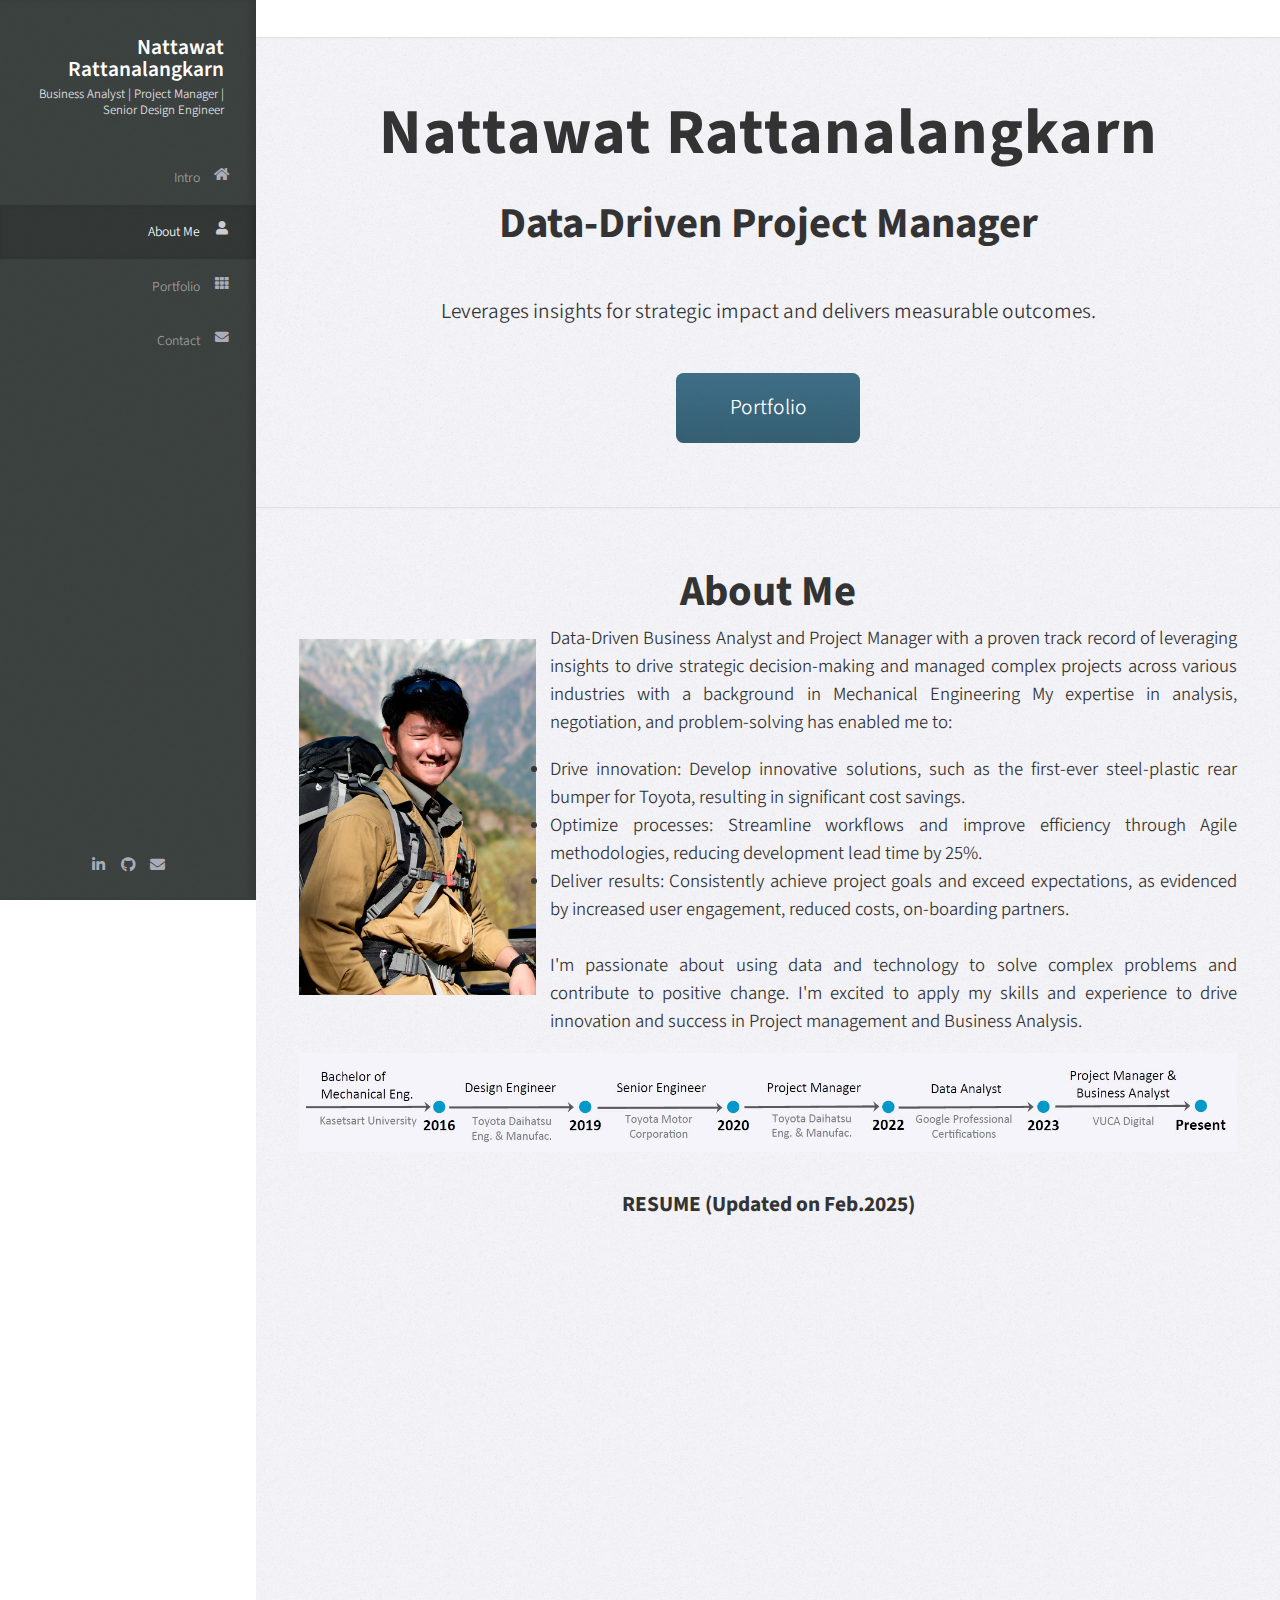
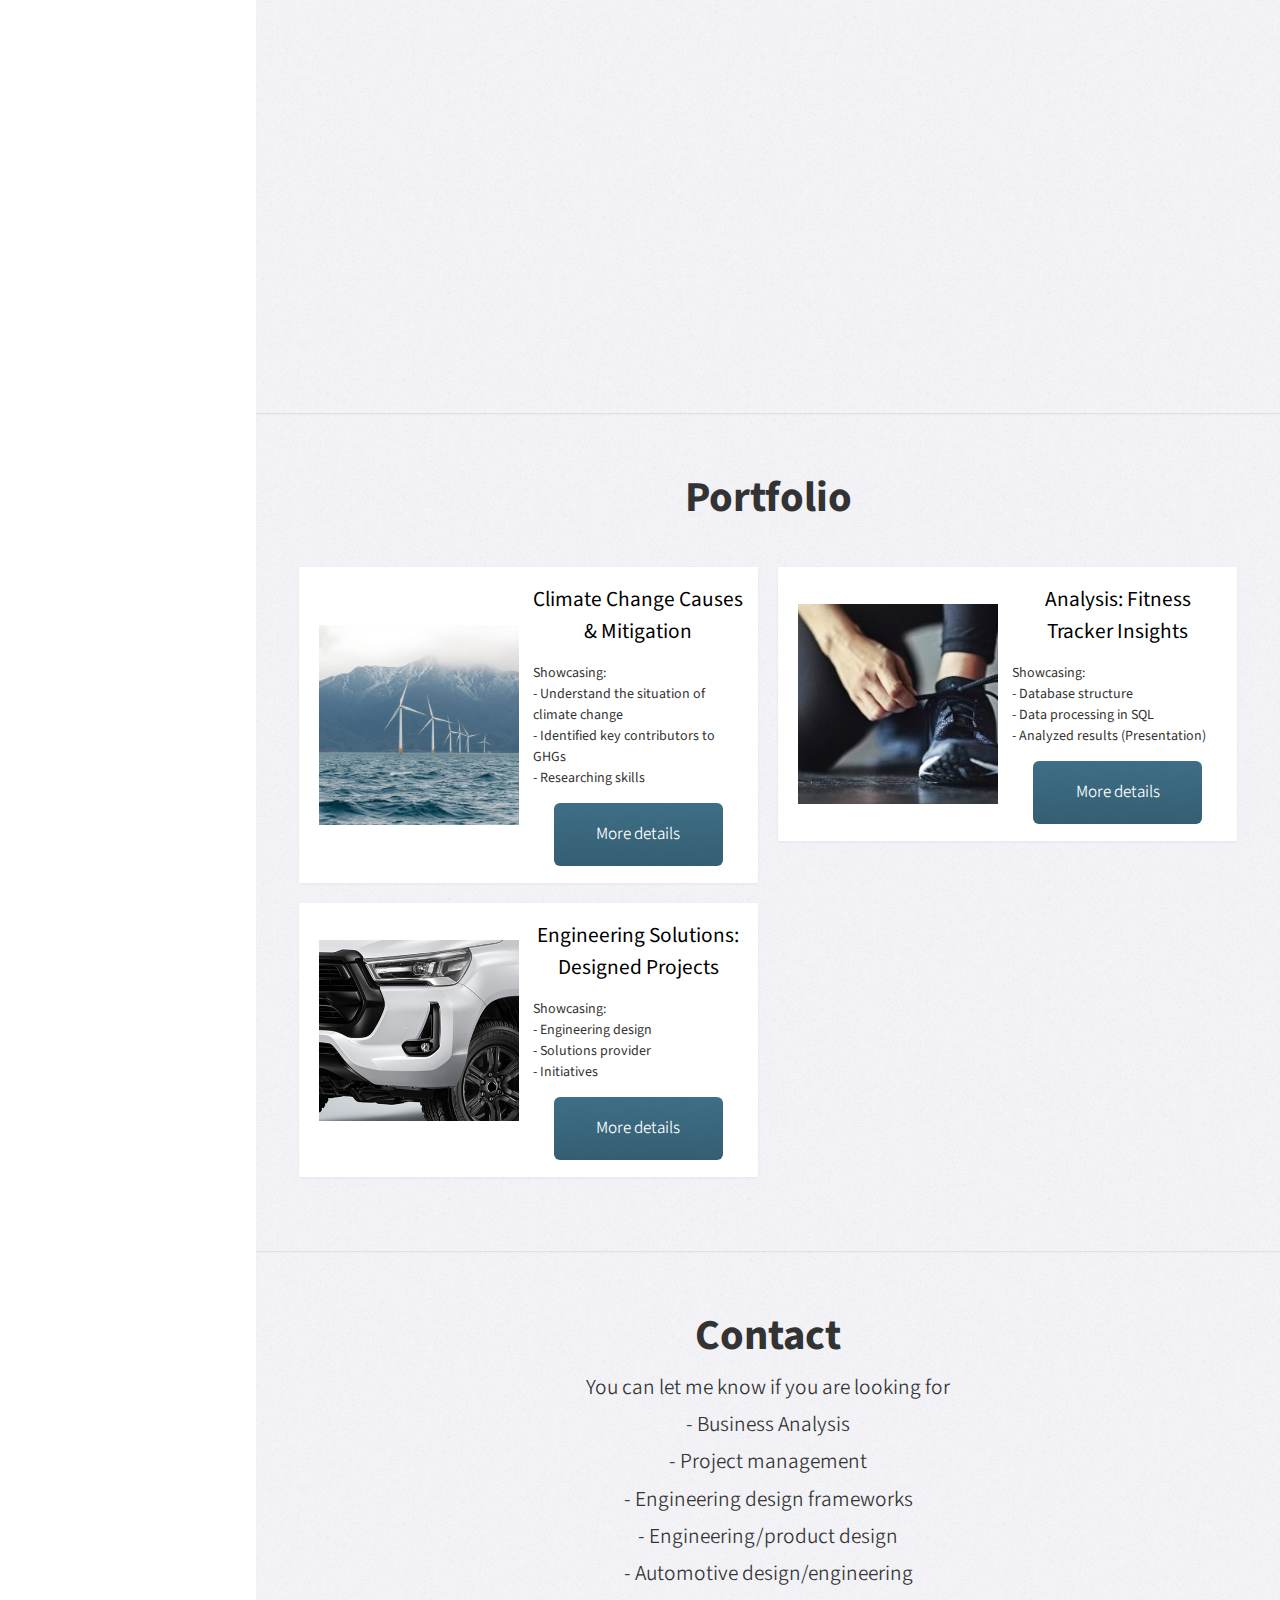
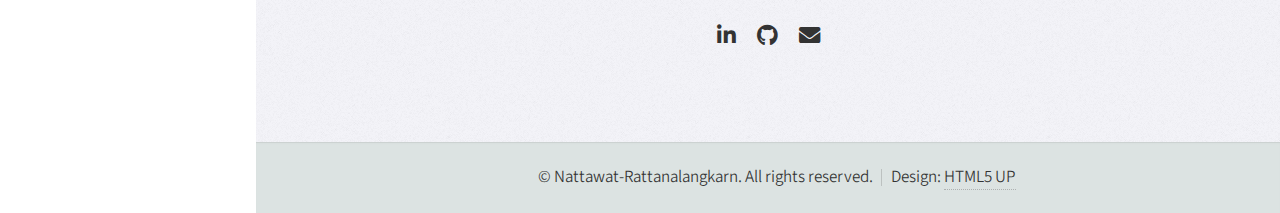
<file: index.html>
<!DOCTYPE HTML>
<!--
	Prologue by HTML5 UP
	html5up.net | @ajlkn
	Free for personal and commercial use under the CCA 3.0 license (html5up.net/license)
-->
<html>
	<head>
		<!-- Google tag (gtag.js) -->
		<script async src="https://www.googletagmanager.com/gtag/js?id=G-0JL0YQNNY1"></script>
		<script>  window.dataLayer = window.dataLayer || [];function gtag(){dataLayer.push(arguments);}
		gtag('js', new Date());gtag('config', 'G-0JL0YQNNY1');
		</script>
		
		<!-- Google Tag Manager -->
		<script>(function(w,d,s,l,i){w[l]=w[l]||[];w[l].push({'gtm.start':
	        new Date().getTime(),event:'gtm.js'});var f=d.getElementsByTagName(s)[0],
	        j=d.createElement(s),dl=l!='dataLayer'?'&l='+l:'';j.async=true;j.src=
	        'https://www.googletagmanager.com/gtm.js?id='+i+dl;f.parentNode.insertBefore(j,f);
		})(window,document,'script','dataLayer','GTM-WLJV9V27');</script>
		<!-- End Google Tag Manager -->
		
		<title>Nattawat-R.Portfolio</title>
		<meta charset="utf-8" />
		<meta name="viewport" content="width=device-width, initial-scale=1, user-scalable=no" />
		<link rel="stylesheet" href="assets/css/main.css" />
		

	</head>
	<body class="is-preload">
		<!-- Google Tag Manager (noscript) -->
		<noscript><iframe src="https://www.googletagmanager.com/ns.html?id=GTM-WLJV9V27"
	        height="0" width="0" style="display:none;visibility:hidden"></iframe></noscript>=
		<!-- End Google Tag Manager (noscript) -->
		
		<!-- Header -->
			<div id="header">

				<div class="top">

					<!-- Logo -->
						<div id="logo">							
							<h1 id="title">Nattawat Rattanalangkarn</h1>
							<p>Business Analyst | Project Manager | Senior Design Engineer</p>
						</div>

					<!-- Nav -->
						<nav id="nav">
							<ul>
								<li><a href="#top" id="top-link"><span class="icon solid fa-home">Intro</span></a></li>
								<li><a href="#about" id="about-link"><span class="icon solid fa-user">About Me</span></a></li>
								<li><a href="#portfolio" id="portfolio-link"><span class="icon solid fa-th">Portfolio</span></a></li>
								<li><a href="#contact" id="contact-link"><span class="icon solid fa-envelope">Contact</span></a></li>
							</ul>
						</nav>

				</div>

				<div class="bottom">

					<!-- Social Icons -->
						<ul class="icons">
							<li><a href="https://www.linkedin.com/in/nattawat-rattanalangkarn-bb087a253/" class="icon brands fa-linkedin-in"><span class="label">LinkedIn</span></a></li>
							<li><a href="https://github.com/Nattawat-R" class="icon brands fa-github"><span class="label">Github</span></a></li>
							<li><a href="mailto:n.rattanalangkarn@gmail.com" class="icon solid fa-envelope"><span class="label">Email</span></a></li>
						</ul>

				</div>

			</div>

		<!-- Main -->
			<div id="main">

				<!-- Intro -->
					<section id="top" class="one">
						<div class="container">

							<header>
								<h2 class="alt strong">Nattawat Rattanalangkarn</h2><br />
								<h3 class="alt strong">Data-Driven Project Manager</h3><br />  
								<p>Leverages insights for strategic impact and delivers measurable outcomes.</p>
									
									
							</header>

							<footer>
								<a href="#portfolio" class="button scrolly">Portfolio</a>
							</footer>

						</div>
					</section>

				<!-- About Me -->
					<section id="about" class="one">
						<div class="container">

							<header>
								<h3>About Me</h3>
							</header>					
							<div class="row">
						      <div class="horizontal-container">
					             <div class="image-container">					
							         <a href="#" class="image featured" style="width: 100%; margin-right: 20px;"><img src="images/Nat_R.jpg" alt="" /></a>
								 </div>
								 <div class="text-container-project" style="text-align: justify; font-size: 14pt;line-height: 1.5;">
							     <p>Data-Driven Business Analyst and Project Manager with a proven track record of leveraging insights to drive strategic decision-making and managed complex projects across various industries with a background in Mechanical Engineering
									My expertise in analysis, negotiation, and problem-solving has enabled me to:
									<li>Drive innovation: Develop innovative solutions, such as the first-ever steel-plastic rear bumper for Toyota, resulting in significant cost savings.</li>
									<li>Optimize processes: Streamline workflows and improve efficiency through Agile methodologies, reducing development lead time by 25%.</li>
									<li>Deliver results: Consistently achieve project goals and exceed expectations, as evidenced by increased user engagement, reduced costs, on-boarding partners.</li>
									<br> 
									I'm passionate about using data and technology to solve complex problems and contribute to positive change. I'm excited to apply my skills and experience to drive innovation and success in Project management and Business Analysis.
							        </p>
								 </div>
							  </div>
							</div>	
							<a href="#" class="image featured" style="width: 100%;"><img src="images/Timeline.JPG" alt="" /></a>
							<header>
								<h4>RESUME (Updated on Feb.2025)</h4>
							</header>					
							   <iframe style="width: 50%; height: 710px;" src="Resume_Nattawat-Rattanalangkarn_ESG-PM_Feb2025.pdf" frameborder="0"></iframe>
										
						</div>
					</section>

				<!-- Portfolio -->
				<section id="portfolio" class="one">
					<div class="container">
						<header>
							<h3>Portfolio</h3>
						</br>
						</header>

						   <div class="row">
							<div class="col-7 col-12-mobile">
							  <article class="item">
								<header class="horizontal-container">
								  <div class="image-container">
									<a href="Climate-change.html" class="image project" style="height: 200px;display: flex; align-items: flex-start; margin-left: 20px;"><img src="images/Wind-power.jpg" alt="" /></a>
								  </div>
								  <div class="text-container-project" style="margin-right: 14px">
									<p style="margin-top: 0;
									          margin-bottom: 15px; 
											  font-family: 'Source Sans Pro', sans-serif;
											  font-size: 16pt;
											  font-weight: 400;
											  line-height: 1.5;
											  color: #000;
											  text-align: center;"> 
									  Climate Change Causes & Mitigation
									</p> 
									<p style="font-size: 14px; line-height: 1.5;text-align: left; font-weight: 400;">
									  Showcasing:<br> 
									  - Understand the situation of climate change <br> 
									  - Identified key contributors to GHGs<br>  
									  - Researching skills									  
									  
									</p>
									<footer>
									  <a href="Climate-change.html" class="button scrolly" style="margin-bottom: 0;">More details</a>
									</footer>
								  </div>							
								</header>
							  </article>

							  <article class="item">
								<header class="horizontal-container">
								  <div class="image-container">
									<a href="Engineering.html" class="image project" style="height: 200px;display: flex; align-items: flex-start; margin-left: 20px;"><img src="images/FR-fog.jpg" alt="" /></a>
								  </div>
								  <div class="text-container-project" style="margin-right: 14px">
									<p style="margin-top: 0;
									          margin-bottom: 15px; 
											  font-family: 'Source Sans Pro', sans-serif;
											  font-size: 16pt;
											  font-weight: 400;
											  line-height: 1.5;
											  color: #000;
											  text-align: center;"> 
									  Engineering Solutions: Designed Projects
									</p> 
									<p style="font-size: 14px; line-height: 1.5;text-align: left; font-weight: 400;">
									  Showcasing:<br> 
									  - Engineering design <br> 
									  - Solutions provider<br>  
									  - Initiatives
									</p>
									<footer>
									  <a href="Engineering.html" class="button scrolly" style="margin-bottom: 0;">More details</a>
									</footer>
								  </div>							
								</header>
							  </article>
							</div>

						    <div class="col-7 col-12-mobile">
								<article class="item">
								  <header class="horizontal-container">
									<div class="image-container">
									  <a href="Fitness-Tracker.html" class="image project" style="height: 200px;display: flex; align-items: flex-start; margin-left: 20px;"><img src="images/Fitness-tracker-cover.jpg" alt="" /></a>
									</div>
									<div class="text-container-project" style="margin-right: 14px">
									  <p style="margin-top: 0;
												margin-bottom: 15px; 
												font-family: 'Source Sans Pro', sans-serif;
												font-size: 16pt;
												font-weight: 400;
												line-height: 1.5;
												color: #000;
												text-align: center;"> 
										Analysis: Fitness Tracker Insights
									  </p> 
									  <p style="font-size: 14px; line-height: 1.5;text-align: left; font-weight: 400;">
										<storng>Showcasing:<br> 
										- Database structure <br> 
										- Data processing in SQL<br>  
										- Analyzed results (Presentation) 
									    </storng>
									  </p>
									  <footer>
										<a href="Fitness-Tracker.html" class="button scrolly" style="margin-bottom: 0;">More details</a>
									  </footer>
									</div>							
								  </header>
								</article>
							</div>
						  </div>
						  
						
						<style>
							/* Reduce space between header and footer */
							article.item header {							
								margin-bottom: 10px; /* Adjust the value as needed */
							}
						  
							article.item footer {
							  margin-top: 10px; /* Adjust the value as needed */					
							}
						  </style>
					</div>
				</section>

				<!-- Contact -->
					<section id="contact" class="one">
						<div class="container">

							<header>
								<h3>Contact</h3>
							</header>


							<p>You can let me know if you are looking for
								<br />- Business Analysis
								<br />- Project management
								<br />- Engineering design frameworks
								<br />- Engineering/product design
								<br />- Automotive design/engineering</p>
							<ul class="icons">
								<li><a href="https://www.linkedin.com/in/nattawat-rattanalangkarn-bb087a253/" class="icon brands fa-linkedin-in"><span class="label">LinkedIn</span></a></li>
								<li><a href="https://github.com/Nattawat-R" class="icon brands fa-github"><span class="label">Github</span></a></li>
								<li><a href="mailto:n.rattanalangkarn@gmail.com" class="icon solid fa-envelope"><span class="label">Email</span></a></li>
							</ul>
							
								</div>
							</form>

						</div>
					</section>

			</div>

		<!-- Footer -->
			<div id="footer">

				<!-- Copyright -->
					<ul class="copyright">
						<li>&copy; Nattawat-Rattanalangkarn. All rights reserved.</li><li>Design: <a href="http://html5up.net">HTML5 UP</a></li>
					</ul>

			</div>

		<!-- Scripts -->
			<script src="assets/js/jquery.min.js"></script>
			<script src="assets/js/jquery.scrolly.min.js"></script>
			<script src="assets/js/jquery.scrollex.min.js"></script>
			<script src="assets/js/browser.min.js"></script>
			<script src="assets/js/breakpoints.min.js"></script>
			<script src="assets/js/util.js"></script>
			<script src="assets/js/main.js"></script>

	</body>
</html>
</file>
<file: assets/css/main.css>
@import url("fontawesome-all.min.css");
@import url("https://fonts.googleapis.com/css?family=Source+Sans+Pro:300,300italic,400,600");

/*
	Prologue by HTML5 UP
	html5up.net | @ajlkn
	Free for personal and commercial use under the CCA 3.0 license (html5up.net/license)
*/

html, body, div, span, applet, object,
iframe, h1, h2, h3, h4, h5, h6, p, blockquote,
pre, a, abbr, acronym, address, big, cite,
code, del, dfn, em, img, ins, kbd, q, s, samp,
small, strike, strong, sub, sup, tt, var, b,
u, i, center, dl, dt, dd, ol, ul, li, fieldset,
form, label, legend, table, caption, tbody,
tfoot, thead, tr, th, td, article, aside,
canvas, details, embed, figure, figcaption,
footer, header, hgroup, menu, nav, output, ruby,
section, summary, time, mark, audio, video {
	margin: 0;
	padding: 0;
	border: 0;
	font-size: 100%;
	font: inherit;
	vertical-align: baseline;}

article, aside, details, figcaption, figure,
footer, header, hgroup, menu, nav, section {
	display: block;}

body {
	line-height: 1;
}

ol, ul {
	list-style: none;
}

blockquote, q {
	quotes: none;
}

	blockquote:before, blockquote:after, q:before, q:after {
		content: '';
		content: none;
	}

table {
	border-collapse: collapse;
	border-spacing: 0;
}

body {
	-webkit-text-size-adjust: none;
}

mark {
	background-color: transparent;
	color: inherit;
}

input::-moz-focus-inner {
	border: 0;
	padding: 0;
}

input, select, textarea {
	-moz-appearance: none;
	-webkit-appearance: none;
	-ms-appearance: none;
	appearance: none;
}

/* Basic */

	html {
		box-sizing: border-box;
	}

	*, *:before, *:after {
		box-sizing: inherit;
	}

	body {
		background: #fff;
		font-family: 'Source Sans Pro', sans-serif;
		font-size: 19pt;
		font-weight: 350;
		line-height: 1.75em;
		color: #333333;
	}

		body.is-preload *, body.is-preload *:before, body.is-preload *:after {
			-moz-animation: none !important;
			-webkit-animation: none !important;
			-ms-animation: none !important;
			animation: none !important;
			-moz-transition: none !important;
			-webkit-transition: none !important;
			-ms-transition: none !important;
			transition: none !important;
		}

	input, textarea, select {
		font-family: 'Source Sans Pro', sans-serif;
		font-size: 19pt;
		font-weight: 300;
		line-height: 1.75em;
		color: #333333;
	}

	hp {
		font-family: 'Source Sans Pro', sans-serif;
		font-size: 16pt;
		font-weight: 300;
		line-height: 0.8;
		color: #333333;
	}

	h1, h2, h3, h4, h5, h6 {
		font-weight: 700;
		color: #333333;
		line-height: 1em;
	}

	h1 a, h2 a, h3 a, h4 a, h5 a, h6 a {
		color: inherit;
		text-decoration: none;
	}

		h1 a strong, h2 a strong, h3 a strong, h4 a strong, h5 a strong, h6 a strong {
			color: #333;
		}

	h2 {
		font-size: 3em;
		letter-spacing: 1px;
	}

		h2.alt {
			color: #333333;
		}

			h2.alt strong {
				color: #000;
			}

	h3 {
		font-size: 2em;
	}

	header {
		margin: 0 0 0.5em 0;
	}

		header > p {
			margin: 0.5em 0 0 0;
		}

	footer {
		margin: 2em 0 0 0;
	}

	strong, b {
		font-weight: 300;
		color: #333333;
	}

	em, i {
		font-style: italic;
	}

	a {
		text-decoration: none;
		color: inherit;
		border-bottom: dotted 1px rgba(128, 128, 128, 0.5);
		-moz-transition: color 0.35s ease-in-out, border-bottom-color 0.35s ease-in-out;
		-webkit-transition: color 0.35s ease-in-out, border-bottom-color 0.35s ease-in-out;
		-ms-transition: color 0.35s ease-in-out, border-bottom-color 0.35s ease-in-out;
		transition: color 0.35s ease-in-out, border-bottom-color 0.35s ease-in-out;
		outline: 0;
	}

		a:hover {
			color: #E27689;
			border-bottom-color: rgba(255, 255, 255, 0);
		}

	sub {
		position: relative;
		top: 0.5em;
		font-size: 0.8em;
	}

	sup {
		position: relative;
		top : -0.5em;
		font-size: 0.8em;
	}

	hr {
		border: 0;
		border-top: solid 1px #ddd;
	}

	blockquote {
		border-left: solid 0.5em #ddd;
		padding: 1em 0 1em 2em;
		font-style: italic;
	}

	p, ul, ol, dl, table {
		margin-bottom: 1em;
	}

	br.clear {
		clear: both;
	}

/* Container */

	.container {
		margin: 0 auto;
		max-width: 100%;
		width: 1600px;
	}

		@media screen and (min-width: 961px) and (max-width: 1880px) {

			.container {
				width: 1200px;
			}

		}

		@media screen and (min-width: 961px) and (max-width: 1620px) {

			.container {
				width: 960px;
			}

		}

		@media screen and (min-width: 961px) and (max-width: 1320px) {

			.container {
				width: 100%;
			}

		}

		@media screen and (max-width: 960px) {

			.container {
				width: 100%;
			}

		}

		@media screen and (max-width: 736px) {

			.container {
				width: 100%;
			}

		}
		

		.horizontal-container {
			display: flex;
			align-items: center;
		}
		
		.text-container {
			margin-left: 10px; /* Adjust as needed */
	
		} 

		.text-container-project {
			margin-left: 14px; /* Adjust as needed */
			display: inline-block;
		}

		

/* Row */

	.row {
		display: flex;
		flex-wrap: wrap;
		box-sizing: border-box;
		align-items: stretch;
	}

		.row > * {
			box-sizing: border-box;
		}

		.row.gtr-uniform > * > :last-child {
			margin-bottom: 0;
		}

		.row.aln-left {
			justify-content: flex-start;
		}

		.row.aln-center {
			justify-content: center;
		}

		.row.aln-right {
			justify-content: flex-end;
		}

		.row.aln-top {
			align-items: flex-start;
		}

		.row.aln-middle {
			align-items: center;
		}

		.row.aln-bottom {
			align-items: flex-end;
		}

		.row > .imp {
			order: -1;
		}

		.row > .col-1 {
			width: 8.33333%;
		}

		.row > .off-1 {
			margin-left: 8.33333%;
		}

		.row > .col-2 {
			width: 16.66667%;
		}

		.row > .off-2 {
			margin-left: 16.66667%;
		}

		.row > .col-3 {
			width: 25%;
		}

		.row > .off-3 {
			margin-left: 25%;
		}

		.row > .col-4 {
			width: 33.33333%;
		}

		.row > .off-4 {
			margin-left: 33.33333%;
		}

		.row > .col-5 {
			width: 41.66667%;
		}

		.row > .off-5 {
			margin-left: 41.66667%;
		}

		.row > .col-6 {
			width: 50%;
		}

		.row > .off-6 {
			margin-left: 50%;
		}

		.row > .col-7 {
			width: 50%;
		}

		.row > .off-7 {
			margin-left: 50%;
		}

		.row > .col-8 {
			width: 66.66667%;
		}

		.row > .off-8 {
			margin-left: 66.66667%;
		}

		.row > .col-9 {
			width: 75%;
		}

		.row > .off-9 {
			margin-left: 75%;
		}

		.row > .col-10 {
			width: 83.33333%;
		}

		.row > .off-10 {
			margin-left: 83.33333%;
		}

		.row > .col-11 {
			width: 91.66667%;
		}

		.row > .off-11 {
			margin-left: 91.66667%;
		}

		.row > .col-12 {
			width: 100%;
		}

		.row > .off-12 {
			margin-left: 100%;
		}

		.row.gtr-0 {
			margin-top: 0px;
			margin-left: 0px;
		}

			.row.gtr-0 > * {
				padding: 0px 0 0 0px;
			}

			.row.gtr-0.gtr-uniform {
				margin-top: 0px;
			}

				.row.gtr-0.gtr-uniform > * {
					padding-top: 0px;
				}

		.row.gtr-25 {
			margin-top: -10px;
			margin-left: -10px;
		}

			.row.gtr-25 > * {
				padding: 10px 0 0 10px;
			}

			.row.gtr-25.gtr-uniform {
				margin-top: -10px;
			}

				.row.gtr-25.gtr-uniform > * {
					padding-top: 10px;
				}

		.row.gtr-50 {
			margin-top: -20px;
			margin-left: -20px;
		}

			.row.gtr-50 > * {
				padding: 20px 0 0 20px;
			}

			.row.gtr-50.gtr-uniform {
				margin-top: -20px;
			}

				.row.gtr-50.gtr-uniform > * {
					padding-top: 20px;
				}

		.row {
			margin-top: -40px;
			margin-left: -40px;
		}

			.row > * {
				padding: 40px 0 0 40px;
			}

			.row.gtr-uniform {
				margin-top: -40px;
			}

				.row.gtr-uniform > * {
					padding-top: 40px;
				}

		.row.gtr-150 {
			margin-top: -60px;
			margin-left: -60px;
		}

			.row.gtr-150 > * {
				padding: 60px 0 0 60px;
			}

			.row.gtr-150.gtr-uniform {
				margin-top: -60px;
			}

				.row.gtr-150.gtr-uniform > * {
					padding-top: 60px;
				}

		.row.gtr-200 {
			margin-top: -80px;
			margin-left: -80px;
		}

			.row.gtr-200 > * {
				padding: 80px 0 0 80px;
			}

			.row.gtr-200.gtr-uniform {
				margin-top: -80px;
			}

				.row.gtr-200.gtr-uniform > * {
					padding-top: 80px;
				}

		@media screen and (min-width: 961px) and (max-width: 1880px) {

			.row {
				display: flex;
				flex-wrap: wrap;
				box-sizing: border-box;
				align-items: stretch;
			}

				.row > * {
					box-sizing: border-box;
				}

				.row.gtr-uniform > * > :last-child {
					margin-bottom: 0;
				}

				.row.aln-left {
					justify-content: flex-start;
				}

				.row.aln-center {
					justify-content: center;
				}

				.row.aln-right {
					justify-content: flex-end;
				}

				.row.aln-top {
					align-items: flex-start;
				}

				.row.aln-middle {
					align-items: center;
				}

				.row.aln-bottom {
					align-items: flex-end;
				}

				.row > .imp-wide {
					order: -1;
				}

				.row > .col-1-wide {
					width: 8.33333%;
				}

				.row > .off-1-wide {
					margin-left: 8.33333%;
				}

				.row > .col-2-wide {
					width: 16.66667%;
				}

				.row > .off-2-wide {
					margin-left: 16.66667%;
				}

				.row > .col-3-wide {
					width: 25%;
				}

				.row > .off-3-wide {
					margin-left: 25%;
				}

				.row > .col-4-wide {
					width: 33.33333%;
				}

				.row > .off-4-wide {
					margin-left: 33.33333%;
				}

				.row > .col-5-wide {
					width: 41.66667%;
				}

				.row > .off-5-wide {
					margin-left: 41.66667%;
				}

				.row > .col-6-wide {
					width: 50%;
				}

				.row > .off-6-wide {
					margin-left: 50%;
				}

				.row > .col-7-wide {
					width: 50%;
				}

				.row > .off-7-wide {
					margin-left: 50%;
				}

				.row > .col-8-wide {
					width: 66.66667%;
				}

				.row > .off-8-wide {
					margin-left: 66.66667%;
				}

				.row > .col-9-wide {
					width: 75%;
				}

				.row > .off-9-wide {
					margin-left: 75%;
				}

				.row > .col-10-wide {
					width: 83.33333%;
				}

				.row > .off-10-wide {
					margin-left: 83.33333%;
				}

				.row > .col-11-wide {
					width: 91.66667%;
				}

				.row > .off-11-wide {
					margin-left: 91.66667%;
				}

				.row > .col-12-wide {
					width: 100%;
				}

				.row > .off-12-wide {
					margin-left: 100%;
				}

				.row.gtr-0 {
					margin-top: 0px;
					margin-left: 0px;
				}

					.row.gtr-0 > * {
						padding: 0px 0 0 0px;
					}

					.row.gtr-0.gtr-uniform {
						margin-top: 0px;
					}

						.row.gtr-0.gtr-uniform > * {
							padding-top: 0px;
						}

				.row.gtr-25 {
					margin-top: -10px;
					margin-left: -10px;
				}

					.row.gtr-25 > * {
						padding: 10px 0 0 10px;
					}

					.row.gtr-25.gtr-uniform {
						margin-top: -10px;
					}

						.row.gtr-25.gtr-uniform > * {
							padding-top: 10px;
						}

				.row.gtr-50 {
					margin-top: -20px;
					margin-left: -20px;
				}

					.row.gtr-50 > * {
						padding: 20px 0 0 20px;
					}

					.row.gtr-50.gtr-uniform {
						margin-top: -20px;
					}

						.row.gtr-50.gtr-uniform > * {
							padding-top: 20px;
						}

				.row {
					margin-top: -40px;
					margin-left: -40px;
				}

					.row > * {
						padding: 40px 0 0 40px;
					}

					.row.gtr-uniform {
						margin-top: -40px;
					}

						.row.gtr-uniform > * {
							padding-top: 40px;
						}

				.row.gtr-150 {
					margin-top: -60px;
					margin-left: -60px;
				}

					.row.gtr-150 > * {
						padding: 60px 0 0 60px;
					}

					.row.gtr-150.gtr-uniform {
						margin-top: -60px;
					}

						.row.gtr-150.gtr-uniform > * {
							padding-top: 60px;
						}

				.row.gtr-200 {
					margin-top: -80px;
					margin-left: -80px;
				}

					.row.gtr-200 > * {
						padding: 80px 0 0 80px;
					}

					.row.gtr-200.gtr-uniform {
						margin-top: -80px;
					}

						.row.gtr-200.gtr-uniform > * {
							padding-top: 80px;
						}

		}

		@media screen and (min-width: 961px) and (max-width: 1620px) {

			.row {
				display: flex;
				flex-wrap: wrap;
				box-sizing: border-box;
				align-items: stretch;
			}

				.row > * {
					box-sizing: border-box;
				}

				.row.gtr-uniform > * > :last-child {
					margin-bottom: 0;
				}

				.row.aln-left {
					justify-content: flex-start;
				}

				.row.aln-center {
					justify-content: center;
				}

				.row.aln-right {
					justify-content: flex-end;
				}

				.row.aln-top {
					align-items: flex-start;
				}

				.row.aln-middle {
					align-items: center;
				}

				.row.aln-bottom {
					align-items: flex-end;
				}

				.row > .imp-normal {
					order: -1;
				}

				.row > .col-1-normal {
					width: 8.33333%;
				}

				.row > .off-1-normal {
					margin-left: 8.33333%;
				}

				.row > .col-2-normal {
					width: 16.66667%;
				}

				.row > .off-2-normal {
					margin-left: 16.66667%;
				}

				.row > .col-3-normal {
					width: 25%;
				}

				.row > .off-3-normal {
					margin-left: 25%;
				}

				.row > .col-4-normal {
					width: 33.33333%;
				}

				.row > .off-4-normal {
					margin-left: 33.33333%;
				}

				.row > .col-5-normal {
					width: 41.66667%;
				}

				.row > .off-5-normal {
					margin-left: 41.66667%;
				}

				.row > .col-6-normal {
					width: 50%;
				}

				.row > .off-6-normal {
					margin-left: 50%;
				}

				.row > .col-7-normal {
					width: 50%;
				}

				.row > .off-7-normal {
					margin-left: 50%;
				}

				.row > .col-8-normal {
					width: 66.66667%;
				}

				.row > .off-8-normal {
					margin-left: 66.66667%;
				}

				.row > .col-9-normal {
					width: 75%;
				}

				.row > .off-9-normal {
					margin-left: 75%;
				}

				.row > .col-10-normal {
					width: 83.33333%;
				}

				.row > .off-10-normal {
					margin-left: 83.33333%;
				}

				.row > .col-11-normal {
					width: 91.66667%;
				}

				.row > .off-11-normal {
					margin-left: 91.66667%;
				}

				.row > .col-12-normal {
					width: 100%;
				}

				.row > .off-12-normal {
					margin-left: 100%;
				}

				.row.gtr-0 {
					margin-top: 0px;
					margin-left: 0px;
				}

					.row.gtr-0 > * {
						padding: 0px 0 0 0px;
					}

					.row.gtr-0.gtr-uniform {
						margin-top: 0px;
					}

						.row.gtr-0.gtr-uniform > * {
							padding-top: 0px;
						}

				.row.gtr-25 {
					margin-top: -10px;
					margin-left: -10px;
				}

					.row.gtr-25 > * {
						padding: 10px 0 0 10px;
					}

					.row.gtr-25.gtr-uniform {
						margin-top: -10px;
					}

						.row.gtr-25.gtr-uniform > * {
							padding-top: 10px;
						}

				.row.gtr-50 {
					margin-top: -20px;
					margin-left: -20px;
				}

					.row.gtr-50 > * {
						padding: 20px 0 0 20px;
					}

					.row.gtr-50.gtr-uniform {
						margin-top: -20px;
					}

						.row.gtr-50.gtr-uniform > * {
							padding-top: 20px;
						}

				.row {
					margin-top: -40px;
					margin-left: -40px;
				}

					.row > * {
						padding: 40px 0 0 40px;
					}

					.row.gtr-uniform {
						margin-top: -40px;
					}

						.row.gtr-uniform > * {
							padding-top: 40px;
						}

				.row.gtr-150 {
					margin-top: -60px;
					margin-left: -60px;
				}

					.row.gtr-150 > * {
						padding: 60px 0 0 60px;
					}

					.row.gtr-150.gtr-uniform {
						margin-top: -60px;
					}

						.row.gtr-150.gtr-uniform > * {
							padding-top: 60px;
						}

				.row.gtr-200 {
					margin-top: -80px;
					margin-left: -80px;
				}

					.row.gtr-200 > * {
						padding: 80px 0 0 80px;
					}

					.row.gtr-200.gtr-uniform {
						margin-top: -80px;
					}

						.row.gtr-200.gtr-uniform > * {
							padding-top: 80px;
						}

		}

		@media screen and (min-width: 961px) and (max-width: 1320px) {

			.row {
				display: flex;
				flex-wrap: wrap;
				box-sizing: border-box;
				align-items: stretch;
			}

				.row > * {
					box-sizing: border-box;
				}

				.row.gtr-uniform > * > :last-child {
					margin-bottom: 0;
				}

				.row.aln-left {
					justify-content: flex-start;
				}

				.row.aln-center {
					justify-content: center;
				}

				.row.aln-right {
					justify-content: flex-end;
				}

				.row.aln-top {
					align-items: flex-start;
				}

				.row.aln-middle {
					align-items: center;
				}

				.row.aln-bottom {
					align-items: flex-end;
				}

				.row > .imp-narrow {
					order: -1;
				}

				.row > .col-1-narrow {
					width: 8.33333%;
				}

				.row > .off-1-narrow {
					margin-left: 8.33333%;
				}

				.row > .col-2-narrow {
					width: 16.66667%;
				}

				.row > .off-2-narrow {
					margin-left: 16.66667%;
				}

				.row > .col-3-narrow {
					width: 25%;
				}

				.row > .off-3-narrow {
					margin-left: 25%;
				}

				.row > .col-4-narrow {
					width: 33.33333%;
				}

				.row > .off-4-narrow {
					margin-left: 33.33333%;
				}

				.row > .col-5-narrow {
					width: 41.66667%;
				}

				.row > .off-5-narrow {
					margin-left: 41.66667%;
				}

				.row > .col-6-narrow {
					width: 50%;
				}

				.row > .off-6-narrow {
					margin-left: 50%;
				}

				.row > .col-7-narrow {
					width: 50%;
				}

				.row > .off-7-narrow {
					margin-left: 50%;
				}

				.row > .col-8-narrow {
					width: 66.66667%;
				}

				.row > .off-8-narrow {
					margin-left: 66.66667%;
				}

				.row > .col-9-narrow {
					width: 75%;
				}

				.row > .off-9-narrow {
					margin-left: 75%;
				}

				.row > .col-10-narrow {
					width: 83.33333%;
				}

				.row > .off-10-narrow {
					margin-left: 83.33333%;
				}

				.row > .col-11-narrow {
					width: 91.66667%;
				}

				.row > .off-11-narrow {
					margin-left: 91.66667%;
				}

				.row > .col-12-narrow {
					width: 100%;
				}

				.row > .off-12-narrow {
					margin-left: 100%;
				}

				.row.gtr-0 {
					margin-top: 0px;
					margin-left: 0px;
				}

					.row.gtr-0 > * {
						padding: 0px 0 0 0px;
					}

					.row.gtr-0.gtr-uniform {
						margin-top: 0px;
					}

						.row.gtr-0.gtr-uniform > * {
							padding-top: 0px;
						}

				.row.gtr-25 {
					margin-top: -5px;
					margin-left: -5px;
				}

					.row.gtr-25 > * {
						padding: 5px 0 0 5px;
					}

					.row.gtr-25.gtr-uniform {
						margin-top: -5px;
					}

						.row.gtr-25.gtr-uniform > * {
							padding-top: 5px;
						}

				.row.gtr-50 {
					margin-top: -10px;
					margin-left: -10px;
				}

					.row.gtr-50 > * {
						padding: 10px 0 0 10px;
					}

					.row.gtr-50.gtr-uniform {
						margin-top: -10px;
					}

						.row.gtr-50.gtr-uniform > * {
							padding-top: 10px;
						}

				.row {
					margin-top: -20px;
					margin-left: -20px;
				}

					.row > * {
						padding: 20px 0 0 20px;
					}

					.row.gtr-uniform {
						margin-top: -20px;
					}

						.row.gtr-uniform > * {
							padding-top: 20px;
						}

				.row.gtr-150 {
					margin-top: -30px;
					margin-left: -30px;
				}

					.row.gtr-150 > * {
						padding: 30px 0 0 30px;
					}

					.row.gtr-150.gtr-uniform {
						margin-top: -30px;
					}

						.row.gtr-150.gtr-uniform > * {
							padding-top: 30px;
						}

				.row.gtr-200 {
					margin-top: -40px;
					margin-left: -40px;
				}

					.row.gtr-200 > * {
						padding: 40px 0 0 40px;
					}

					.row.gtr-200.gtr-uniform {
						margin-top: -40px;
					}

						.row.gtr-200.gtr-uniform > * {
							padding-top: 40px;
						}

		}

		@media screen and (max-width: 960px) {

			.row {
				display: flex;
				flex-wrap: wrap;
				box-sizing: border-box;
				align-items: stretch;
			}

				.row > * {
					box-sizing: border-box;
				}

				.row.gtr-uniform > * > :last-child {
					margin-bottom: 0;
				}

				.row.aln-left {
					justify-content: flex-start;
				}

				.row.aln-center {
					justify-content: center;
				}

				.row.aln-right {
					justify-content: flex-end;
				}

				.row.aln-top {
					align-items: flex-start;
				}

				.row.aln-middle {
					align-items: center;
				}

				.row.aln-bottom {
					align-items: flex-end;
				}

				.row > .imp-narrower {
					order: -1;
				}

				.row > .col-1-narrower {
					width: 8.33333%;
				}

				.row > .off-1-narrower {
					margin-left: 8.33333%;
				}

				.row > .col-2-narrower {
					width: 16.66667%;
				}

				.row > .off-2-narrower {
					margin-left: 16.66667%;
				}

				.row > .col-3-narrower {
					width: 25%;
				}

				.row > .off-3-narrower {
					margin-left: 25%;
				}

				.row > .col-4-narrower {
					width: 33.33333%;
				}

				.row > .off-4-narrower {
					margin-left: 33.33333%;
				}

				.row > .col-5-narrower {
					width: 41.66667%;
				}

				.row > .off-5-narrower {
					margin-left: 41.66667%;
				}

				.row > .col-6-narrower {
					width: 50%;
				}

				.row > .off-6-narrower {
					margin-left: 50%;
				}

				.row > .col-7-narrower {
					width: 50%;
				}

				.row > .off-7-narrower {
					margin-left: 50%;
				}

				.row > .col-8-narrower {
					width: 66.66667%;
				}

				.row > .off-8-narrower {
					margin-left: 66.66667%;
				}

				.row > .col-9-narrower {
					width: 75%;
				}

				.row > .off-9-narrower {
					margin-left: 75%;
				}

				.row > .col-10-narrower {
					width: 83.33333%;
				}

				.row > .off-10-narrower {
					margin-left: 83.33333%;
				}

				.row > .col-11-narrower {
					width: 91.66667%;
				}

				.row > .off-11-narrower {
					margin-left: 91.66667%;
				}

				.row > .col-12-narrower {
					width: 100%;
				}

				.row > .off-12-narrower {
					margin-left: 100%;
				}

				.row.gtr-0 {
					margin-top: 0px;
					margin-left: 0px;
				}

					.row.gtr-0 > * {
						padding: 0px 0 0 0px;
					}

					.row.gtr-0.gtr-uniform {
						margin-top: 0px;
					}

						.row.gtr-0.gtr-uniform > * {
							padding-top: 0px;
						}

				.row.gtr-25 {
					margin-top: -5px;
					margin-left: -5px;
				}

					.row.gtr-25 > * {
						padding: 5px 0 0 5px;
					}

					.row.gtr-25.gtr-uniform {
						margin-top: -5px;
					}

						.row.gtr-25.gtr-uniform > * {
							padding-top: 5px;
						}

				.row.gtr-50 {
					margin-top: -10px;
					margin-left: -10px;
				}

					.row.gtr-50 > * {
						padding: 10px 0 0 10px;
					}

					.row.gtr-50.gtr-uniform {
						margin-top: -10px;
					}

						.row.gtr-50.gtr-uniform > * {
							padding-top: 10px;
						}

				.row {
					margin-top: -20px;
					margin-left: -20px;
				}

					.row > * {
						padding: 20px 0 0 20px;
					}

					.row.gtr-uniform {
						margin-top: -20px;
					}

						.row.gtr-uniform > * {
							padding-top: 20px;
						}

				.row.gtr-150 {
					margin-top: -30px;
					margin-left: -30px;
				}

					.row.gtr-150 > * {
						padding: 30px 0 0 30px;
					}

					.row.gtr-150.gtr-uniform {
						margin-top: -30px;
					}

						.row.gtr-150.gtr-uniform > * {
							padding-top: 30px;
						}

				.row.gtr-200 {
					margin-top: -40px;
					margin-left: -40px;
				}

					.row.gtr-200 > * {
						padding: 40px 0 0 40px;
					}

					.row.gtr-200.gtr-uniform {
						margin-top: -40px;
					}

						.row.gtr-200.gtr-uniform > * {
							padding-top: 40px;
						}

		}

		@media screen and (max-width: 736px) {

			.row {
				display: flex;
				flex-wrap: wrap;
				box-sizing: border-box;
				align-items: stretch;
			}

				.row > * {
					box-sizing: border-box;
				}

				.row.gtr-uniform > * > :last-child {
					margin-bottom: 0;
				}

				.row.aln-left {
					justify-content: flex-start;
				}

				.row.aln-center {
					justify-content: center;
				}

				.row.aln-right {
					justify-content: flex-end;
				}

				.row.aln-top {
					align-items: flex-start;
				}

				.row.aln-middle {
					align-items: center;
				}

				.row.aln-bottom {
					align-items: flex-end;
				}

				.row > .imp-mobile {
					order: -1;
				}

				.row > .col-1-mobile {
					width: 8.33333%;
				}

				.row > .off-1-mobile {
					margin-left: 8.33333%;
				}

				.row > .col-2-mobile {
					width: 16.66667%;
				}

				.row > .off-2-mobile {
					margin-left: 16.66667%;
				}

				.row > .col-3-mobile {
					width: 25%;
				}

				.row > .off-3-mobile {
					margin-left: 25%;
				}

				.row > .col-4-mobile {
					width: 33.33333%;
				}

				.row > .off-4-mobile {
					margin-left: 33.33333%;
				}

				.row > .col-5-mobile {
					width: 41.66667%;
				}

				.row > .off-5-mobile {
					margin-left: 41.66667%;
				}

				.row > .col-6-mobile {
					width: 50%;
				}

				.row > .off-6-mobile {
					margin-left: 50%;
				}

				.row > .col-7-mobile {
					width: 50%;
				}

				.row > .off-7-mobile {
					margin-left: 50%;
				}

				.row > .col-8-mobile {
					width: 66.66667%;
				}

				.row > .off-8-mobile {
					margin-left: 66.66667%;
				}

				.row > .col-9-mobile {
					width: 75%;
				}

				.row > .off-9-mobile {
					margin-left: 75%;
				}

				.row > .col-10-mobile {
					width: 83.33333%;
				}

				.row > .off-10-mobile {
					margin-left: 83.33333%;
				}

				.row > .col-11-mobile {
					width: 91.66667%;
				}

				.row > .off-11-mobile {
					margin-left: 91.66667%;
				}

				.row > .col-12-mobile {
					width: 100%;
				}

				.row > .off-12-mobile {
					margin-left: 100%;
				}

				.row.gtr-0 {
					margin-top: 0px;
					margin-left: 0px;
				}

					.row.gtr-0 > * {
						padding: 0px 0 0 0px;
					}

					.row.gtr-0.gtr-uniform {
						margin-top: 0px;
					}

						.row.gtr-0.gtr-uniform > * {
							padding-top: 0px;
						}

				.row.gtr-25 {
					margin-top: -5px;
					margin-left: -5px;
				}

					.row.gtr-25 > * {
						padding: 5px 0 0 5px;
					}

					.row.gtr-25.gtr-uniform {
						margin-top: -5px;
					}

						.row.gtr-25.gtr-uniform > * {
							padding-top: 5px;
						}

				.row.gtr-50 {
					margin-top: -10px;
					margin-left: -10px;
				}

					.row.gtr-50 > * {
						padding: 10px 0 0 10px;
					}

					.row.gtr-50.gtr-uniform {
						margin-top: -10px;
					}

						.row.gtr-50.gtr-uniform > * {
							padding-top: 10px;
						}

				.row {
					margin-top: -20px;
					margin-left: -20px;
				}

					.row > * {
						padding: 20px 0 0 20px;
					}

					.row.gtr-uniform {
						margin-top: -20px;
					}

						.row.gtr-uniform > * {
							padding-top: 20px;
						}

				.row.gtr-150 {
					margin-top: -30px;
					margin-left: -30px;
				}

					.row.gtr-150 > * {
						padding: 30px 0 0 30px;
					}

					.row.gtr-150.gtr-uniform {
						margin-top: -30px;
					}

						.row.gtr-150.gtr-uniform > * {
							padding-top: 30px;
						}

				.row.gtr-200 {
					margin-top: -40px;
					margin-left: -40px;
				}

					.row.gtr-200 > * {
						padding: 40px 0 0 40px;
					}

					.row.gtr-200.gtr-uniform {
						margin-top: -40px;
					}

						.row.gtr-200.gtr-uniform > * {
							padding-top: 40px;
						}

		}image-container

/* Sections/Article */

	section, article {
		margin-bottom: 3em;
	}

		section > :last-child,
		section > .container, section:last-child, article > :last-child,
		article > .container, article:last-child {
			margin-bottom: 0;
		}

		.row > section, .row > article {
			margin-bottom: 0;
		}

/* Image */

	.image {
		display: inline-block;
		border: 0;
	}

		.image img {
			display: block;
			width: 100%;
		}

		.image.avatar48 {
			width: 48px;
			height: 48px;
			background: #f00;
		}

			.image.avatar48 img {
				width: 48px;
				height: 48px;
			}

		.image.fit {
			display: block;
			width: 100%;
		}

		.image.project {
			display: block;
			width: 200px;
		}

		.image.featured {
			display: block;
			width: 25%;
			margin: 0 0 2em 0;
		}

		.image.left {
			float: left;
			margin: 0 2em 2em 0;
		}

		.image.centered {
			display: block;
			margin: 0 0 2em 0;
		}

			.image.centered img {
				margin: 0 auto;
				width: auto;
			}

			

/* List */

	ul {
		list-style: disc;
		padding-left: 1em;
	}

		ul li {
			padding-left: 0.5em;
		}

	ol {
		list-style: decimal;
		padding-left: 1.25em;
	}

		ol li {
			padding-left: 0.25em;
		}

/* Icons */

	ul.icons {
		cursor: default;
		list-style: none;
		padding-left: 0;
	}

		ul.icons li {
			display: inline-block;
			padding-left: 0;
		}

		ul.icons a {
			display: inline-block;
			width: 2em;
			height: 2em;
			line-height: 2em;
			text-align: center;
			border: 0;
		}

/* Form */

	form label {
		display: block;
		text-align: justify;
		margin-bottom: 0.5em;
	}

	form input[type="text"],
	form input[type="email"],
	form input[type="password"],
	form select,
	form textarea {
		position: relative;
		-webkit-appearance: none;
		display: block;
		border: 0;
		outline: 0;
		background: #fff;
		background: rgba(255, 255, 255, 0.75);
		width: 100%;
		border-radius: 0.35em;
		padding: 0.75em 1em 0.75em 1em;
		box-shadow: inset 0 0.1em 0.1em 0 rgba(0, 0, 0, 0.05);
		border: solid 1px rgba(0, 0, 0, 0.15);
		-moz-transition: all 0.35s ease-in-out;
		-webkit-transition: all 0.35s ease-in-out;
		-ms-transition: all 0.35s ease-in-out;
		transition: all 0.35s ease-in-out;
	}

		form input[type="text"]:focus,
		form input[type="email"]:focus,
		form input[type="password"]:focus,
		form select:focus,
		form textarea:focus {
			box-shadow: 0 0 2px 1px #8ebebc;
			background: #fff;
		}

	form input[type="text"],
	form input[type="email"],
	form input[type="password"],
	form select {
		line-height: 1.25em;
	}

	form textarea {
		min-height: 14em;
	}

	form ::-webkit-input-placeholder {
		color: #555 !important;
	}

	form :-moz-placeholder {
		color: #555 !important;
	}

	form ::-moz-placeholder {
		color: #555 !important;
	}

	form :-ms-input-placeholder {
		color: #555 !important;
	}

	form ::-moz-focus-inner {
		border: 0;
	}

/* Table */

	table {
		width: 100%;
		text-align: left;
	}

		table tbody tr:nth-child(2n+2) {
			background: #f4f4f4;
		}

		table td {
			padding: 0.5em 1em 0.5em 1em;
		}

		table th {
			text-align: left;
			padding: 0.5em 1em 0.5em 1em;
			color: #fff;
			background: #222729 url("images/overlay.png");
		}

		table thead {
			background: #444;
			color: #fff;
		}

		table tfoot {
			background: #eee;
		}

/* Button */

	input[type="button"],
	input[type="submit"],
	input[type="reset"],
	button,
	.button {
		position: relative;
		display: inline-block;
		border-radius: 0.35em;
		color: #fff !important;
		text-decoration: none;
		padding: 0.75em 2.5em 0.75em 2.5em;
		background-color: #3f7088;
		border: 0;
		cursor: pointer;
		background-image: -moz-linear-gradient(top, rgba(0, 0, 0, 0), rgba(0, 0, 0, 0.15)), url("images/overlay.png");
		background-image: -webkit-linear-gradient(top, rgba(0, 0, 0, 0), rgba(0, 0, 0, 0.15)), url("images/overlay.png");
		background-image: -ms-linear-gradient(top, rgba(0, 0, 0, 0), rgba(0, 0, 0, 0.15)), url("images/overlay.png");
		background-image: linear-gradient(top, rgba(0, 0, 0, 0), rgba(0, 0, 0, 0.15)), url("images/overlay.png");
		-moz-transition: background-color 0.35s ease-in-out;
		-webkit-transition: background-color 0.35s ease-in-out;
		-ms-transition: background-color 0.35s ease-in-out;
		transition: background-color 0.35s ease-in-out;
	}

		input[type="button"]:hover,
		input[type="submit"]:hover,
		input[type="reset"]:hover,
		button:hover,
		.button:hover {
			background-color: #9ececc;
		}

		input[type="button"]:active,
		input[type="submit"]:active,
		input[type="reset"]:active,
		button:active,
		.button:active {
			background-color: #7eaeac;
		}

/* Item */

	.item {
		box-shadow: 0 0.05em 0.15em 0 rgba(0, 0, 0, 0.05);
		margin-bottom: 20px;
	}

		.item header {
			background: #fff;
			margin: 0;
			padding: 1em 0 1em 0;
			font-size: 0.8em;
		}

			.item header h3 {
				font-size: 1em;
			}

/* Icons */

	.icon {
		text-decoration: none;
		text-decoration: none;
	}

		.icon:before {
			-moz-osx-font-smoothing: grayscale;
			-webkit-font-smoothing: antialiased;
			display: inline-block;
			font-style: normal;
			font-variant: normal;
			text-rendering: auto;
			line-height: 1;
			text-transform: none !important;
			font-family: 'Font Awesome 5 Free';
			font-weight: 400;
		}

		.icon:before {
			line-height: inherit;
		}

		.icon > .label {
			display: none;
		}

		.icon.solid:before {
			font-weight: 900;
		}

		.icon.brands:before {
			font-family: 'Font Awesome 5 Brands';
		}

/* Header */

	#header {
		display: -moz-flex;
		display: -webkit-flex;
		display: -ms-flex;
		display: flex;
		-moz-flex-direction: column;
		-webkit-flex-direction: column;
		-ms-flex-direction: column;
		flex-direction: column;
		-moz-justify-content: space-between;
		-webkit-justify-content: space-between;
		-ms-justify-content: space-between;
		justify-content: space-between;
		background: #3c4240 url("images/overlay.png");
		box-shadow: inset -0.25em 0 0.25em 0 rgba(0, 0, 0, 0.1);
		color: #fff;
		height: 100%;
		left: 0;
		overflow-y: auto;
		position: fixed;
		text-align: right;
		top: 0;
		width: 200px 
	}

		#header .top {
			-moz-flex-grow: 1;
			-webkit-flex-grow: 1;
			-ms-flex-grow: 1;
			flex-grow: 1;
		}

		#header .bottom {
			-moz-flex-shrink: 0;
			-webkit-flex-shrink: 0;
			-ms-flex-shrink: 0;
			flex-shrink: 0;
			padding: 1.5em 0 0.75em 0;
		}

			#header .bottom > :last-child {
				margin-bottom: 0;
			}

		#header .icons {
			font-size: 0.7em;
			text-align: center;
		}

			#header .icons a {
				color: #ACACB9;
				-moz-transition: color 0.35s ease-in-out;
				-webkit-transition: color 0.35s ease-in-out;
				-ms-transition: color 0.35s ease-in-out;
				transition: color 0.35s ease-in-out;
			}

				#header .icons a:hover {
					color: #fff;
				}

	#logo {
		position: relative;
		margin: 1.75em 1.5em 1.5em 1.5em;
		min-height: 48px;
		cursor: default;
	}

		#logo h1 {
			position: relative;
			color: #fff;
			font-weight: 600;
			font-size: 1em;
			line-height: 1em;
		}

		#logo p {
			position: relative;
			display: block;
			font-size: 0.6em;
			color: #E4E4E7;
			line-height: 1.25em;
			margin: 0.5em 0 0 0;
		}

		#logo .image {
			position: absolute;
			left: 0;
			top: 0;
		}

	#nav ul {
		list-style: none;
		padding-left: 0;
		margin-bottom: 0;
	}

		#nav ul li {
			padding-left: 0;
		}

			#nav ul li a {
				display: block;
				padding: 0.3em 1.5em 0.3em 1.5em;
				color: rgba(255, 255, 255, 0.5);
				text-decoration: none;
				outline: 0;
				border: 0;
				-moz-transition: none;
				-webkit-transition: none;
				-ms-transition: none;
				transition: none;
			}

				#nav ul li a span {
					position: relative;
					display: block;
					font-size: 0.8em;
				}

					#nav ul li a span:before {
						position: absolute;
						left: 0;
						color: #ACACB9;
						text-align: center;
						width: 1.25em;
						line-height: 1.75em;
					}

				#nav ul li a.active {
					background: rgba(0, 0, 0, 0.15);
					box-shadow: inset 0 0 0.25em 0 rgba(0, 0, 0, 0.125);
					color: #fff;
				}

					#nav ul li a.active span:before {
						color: #cccccc;
					}

/* Footer */

	#footer {
		margin-left: 375px;
		text-align: center;
		background-color: #dce3e2;
		padding: 1em 0 1em 0;
		box-shadow: inset 0 1px 0 0 rgba(0, 0, 0, 0.05), inset 0 0.1em 0.1em 0 rgba(0, 0, 0, 0.025);
		font-size: 0.8em;
	}

		#footer .copyright {
			cursor: default;
			margin: 0;
		}

			#footer .copyright li {
				display: inline-block;
				line-height: 1em;
				border-left: solid 1px rgba(128, 128, 128, 0.35);
				padding: 0 0 0 0.5em;
				margin: 0 0 0 0.5em;
			}

				#footer .copyright li:first-child {
					border-left: 0;
					padding-left: 0;
					margin-left: 0;
				}

/* Main */

	#main {
		margin-left: 375px;
	}

		#main > section {
			margin: 0;
			overflow: hidden;
			box-shadow: inset 0 1px 0 0 rgba(0, 0, 0, 0.05), inset 0 0.1em 0.1em 0 rgba(0, 0, 0, 0.025);
			text-align: center;
			background-image: url("images/overlay.png");
		}

			#main > section.dark {
				color: #ddd;
				color: rgba(255, 255, 255, 0.75);
			}

				#main > section.dark h2, #main > section.dark h3, #main > section.dark h4, #main > section.dark h5, #main > section.dark h6 {
					color: inherit;
				}

				#main > section.dark strong {
					color: #fff;
					border-color: inherit;
				}

				#main > section.dark a {
					color: #fff;
					border-color: inherit;
				}

					#main > section.dark a:hover {
						border-bottom-color: rgba(255, 255, 255, 0);
					}

			#main > section.cover {
				background-size: cover;
				background-position: center center;
			}

			#main > section.one {
				background-color: #F4F4F9;
			}

			#main > section.two {
				background-color: #F4F4F9;
			}

			#main > section.three {
				background-color: #F4F4F9;
			}

			#main > section.four {
				background-color: #e8edec;
			}

			#main > section.five {
				background-color: #e8edec;
				background-image: url("../../images/Fitness-tracker-banner.jpg");
			}

/* Wide */

	@media screen and (min-width: 961px) and (max-width: 1880px) {

		/* Basic */

			body, input, textarea, select {
				font-size: 17pt;
			}

		/* Header */

			#header {
				width: 300px;
			}

		/* Footer */

			#footer {
				margin-left: 300px;
			}

		/* Main */

			#main {
				margin-left: 300px;
			}

	}

/* Normal */

	@media screen and (min-width: 961px) and (max-width: 1620px) {

		/* Main */

			#main > section {
				padding: 3em 0;
			}

			#main section.cover {
				padding: 5em 0;
			}

	}

/* Narrow */

	@media screen and (min-width: 961px) and (max-width: 1320px) {

		/* Basic */

			body, input, textarea, select {
				font-size: 16pt;
			}

			.container {
				padding: 0 2em 0 2em;
			}

		/* Icons */

			ul.icons li a {
				width: 1.75em;
			}

		/* Item */

			.item {
				margin-bottom: 20px;
			}

		/* Header */

			#header {
				width: 20%;
			}

			#logo .image {
				position: relative;
				margin: 0 0 0.5em 0;
			}

			#nav ul li a {
				font-size: 0.8em;
				padding-top: 0.5em;
				padding-bottom: 0.5em;
			}

				#nav ul li a span {
					padding-right: 2.25em;
				}

					#nav ul li a span:before {
						left: 100%;
						margin-left: -1.25em;
						line-height: 2.25em;
					}

		/* Footer */

			#footer {
				margin-left: 20%;
			}

		/* Main */

			#main {
				margin-left: 20%;
			}

	}

/* Narrower */

	#headerToggle {
		display: none;
	}

	@media screen and (max-width: 960px) {

		/* Basic */

			html, body {
				overflow-x: hidden;
			}

			body, input, textarea, select {
				font-size: 16pt;
			}

			header br {
				display: none;
			}

			.container {
				padding: 0 2em 0 2em;
			}

		/* Item */

			.item {
				margin-bottom: 15px;
			}

		/* Icons */

			ul.icons a {
				width: 1.75em;
				font-size: 1.25em;
			}

		/* Header */

			#header {
				-moz-backface-visibility: hidden;
				-webkit-backface-visibility: hidden;
				-ms-backface-visibility: hidden;
				backface-visibility: hidden;
				-moz-transform: translateX(-275px);
				-webkit-transform: translateX(-275px);
				-ms-transform: translateX(-275px);
				transform: translateX(-275px);
				-moz-transition: -moz-transform 0.5s ease;
				-webkit-transition: -webkit-transform 0.5s ease;
				-ms-transition: -ms-transform 0.5s ease;
				transition: transform 0.5s ease;
				-webkit-overflow-scrolling: touch;
				display: block;
				height: 100%;
				left: 0;
				overflow-y: auto;
				position: fixed;
				top: 0;
				width: 275px;
				z-index: 10002;
				width: 275px;
				background: #222729 url("images/overlay.png");
				box-shadow: inset -0.25em 0 0.25em 0 rgba(0, 0, 0, 0.125);
			}

				#header .top {
					position: relative;
				}

				#header .bottom {
					border-top: solid 1px rgba(255, 255, 255, 0.05);
					box-shadow: 0 -1px 0 0 rgba(0, 0, 0, 0.15);
					padding-top: 2em;
					margin-top: 2em;
					position: relative;
				}

			#logo {
				margin: 1.5em 1.25em 1.25em 1.25em;
			}

			#nav ul li a {
				padding: 0.5em 1.25em 0.5em 1.25em;
			}

			#headerToggle {
				-moz-backface-visibility: hidden;
				-webkit-backface-visibility: hidden;
				-ms-backface-visibility: hidden;
				backface-visibility: hidden;
				-moz-transition: -moz-transform 0.5s ease;
				-webkit-transition: -webkit-transform 0.5s ease;
				-ms-transition: -ms-transform 0.5s ease;
				transition: transform 0.5s ease;
				display: block;
				height: 2.25em;
				left: 0;
				position: fixed;
				top: 0;
				width: 3.25em;
				z-index: 10001;
			}

				#headerToggle .toggle {
					text-decoration: none;
					position: absolute;
					left: 0;
					top: 0;
					width: 100%;
					height: 100%;
					outline: 0;
					border: 0;
				}

					#headerToggle .toggle:before {
						-moz-osx-font-smoothing: grayscale;
						-webkit-font-smoothing: antialiased;
						display: inline-block;
						font-style: normal;
						font-variant: normal;
						text-rendering: auto;
						line-height: 1;
						text-transform: none !important;
						font-family: 'Font Awesome 5 Free';
						font-weight: 900;
					}

					#headerToggle .toggle:before {
						text-decoration: none;
						content: '\f0c9';
						color: #fff;
						font-size: 18px;
						background: rgba(128, 136, 144, 0.5);
						border-radius: 0.35em;
						text-align: center;
						position: absolute;
						left: 0.5em;
						top: 0.5em;
						display: block;
						width: 3.25em;
						height: 2.25em;
						line-height: 2.25em;
					}

			body.header-visible #main {
				-moz-transform: translateX(275px);
				-webkit-transform: translateX(275px);
				-ms-transform: translateX(275px);
				transform: translateX(275px);
			}

			body.header-visible #headerToggle {
				-moz-transform: translateX(275px);
				-webkit-transform: translateX(275px);
				-ms-transform: translateX(275px);
				transform: translateX(275px);
			}

			body.header-visible #header {
				-moz-transform: translateX(0);
				-webkit-transform: translateX(0);
				-ms-transform: translateX(0);
				transform: translateX(0);
			}

		/* Footer */

			#footer {
				margin-left: 0;
			}

		/* Main */

			#main {
				-moz-backface-visibility: hidden;
				-webkit-backface-visibility: hidden;
				-ms-backface-visibility: hidden;
				backface-visibility: hidden;
				-moz-transition: -moz-transform 0.5s ease;
				-webkit-transition: -webkit-transform 0.5s ease;
				-ms-transition: -ms-transform 0.5s ease;
				transition: transform 0.5s ease;
				padding-bottom: 1px;
				margin-left: 0;
			}

				#main > section {
					padding: 3em 0;
				}

				#main section.cover {
					padding: 4em 0;
				}

	}

/* Mobile */

	@media screen and (max-width: 736px) {

		/* Basic */

			body, input, textarea, select {
				font-size: 14pt;
			}

			h2 {
				font-size: 1.5em;
				letter-spacing: 0;
				font-weight: 300;
			}

			.container {
				padding: 0 15px 0 15px;
			}

		/* List */

			ul.icons a {
				width: 2em;
				font-size: 1.25em;
			}

		/* Main */

			#main > section {
				padding: 2em 0;
			}

			#main section.cover {
				padding: 4em 0em;
			}

				#main section.cover header {
					padding: 0 1em;
				}

		/* Footer */

			#footer .copyright li {
				display: block;
				line-height: 1.25em;
				border: 0;
				padding: 0;
				margin: 1em 0 0 0;
			}

				#footer .copyright li:first-child {
					margin-top: 0;
				}

	}
</file>
